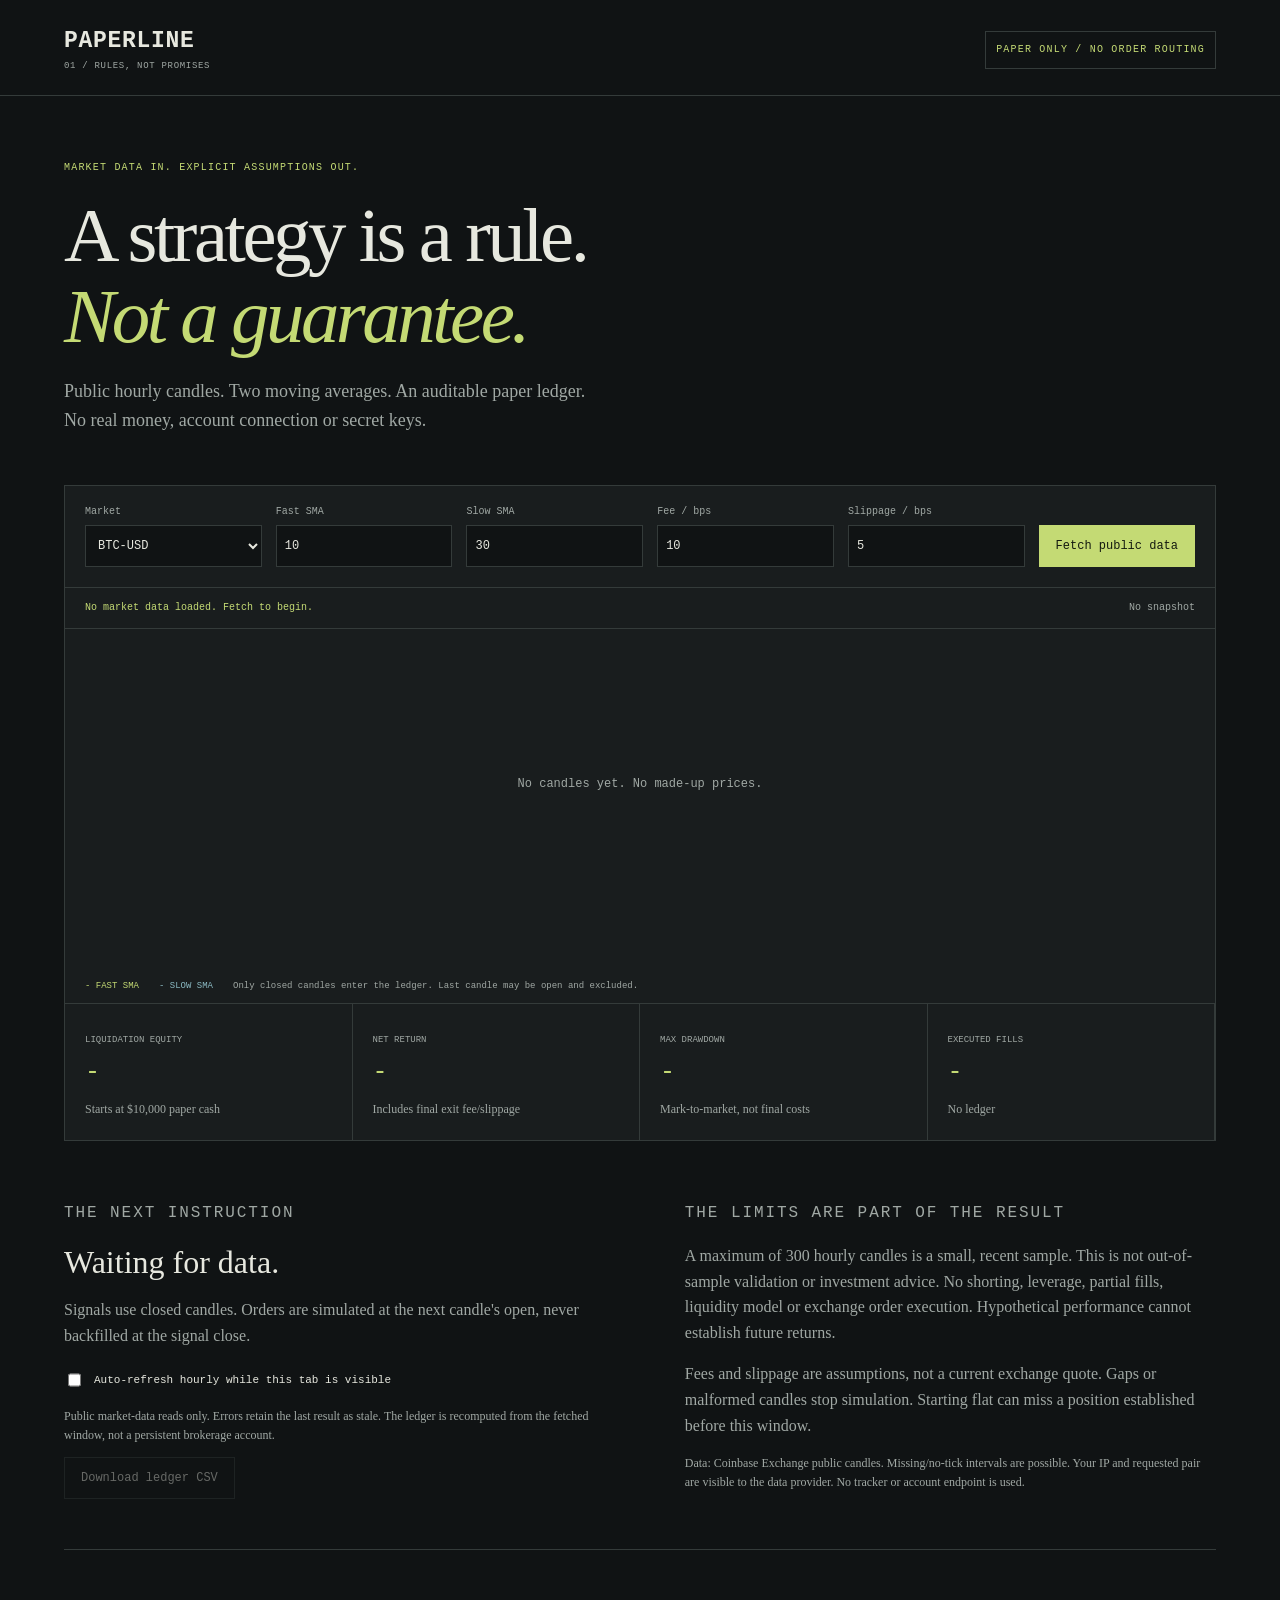
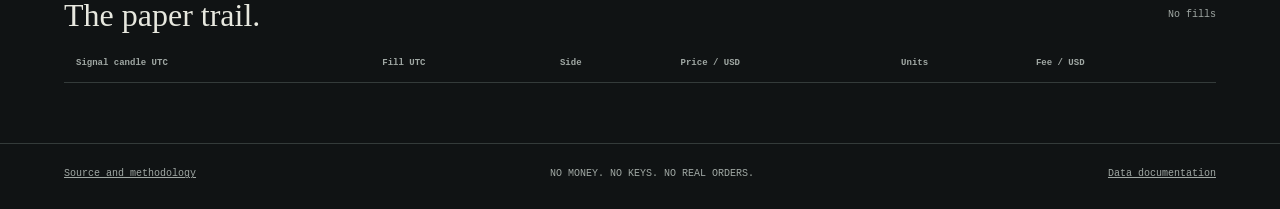
<file: docs/index.html>
<!doctype html><html lang="en"><head><meta charset="utf-8"><meta name="viewport" content="width=device-width,initial-scale=1"><title>Paperline - rules, not promises</title><meta name="description" content="A paper-only SMA crossover laboratory using public hourly candles, causal next-open fills and explicit costs. No account, no keys, no real orders."><link rel="canonical" href="https://aditya2375.github.io/paperline/"><meta property="og:title" content="Paperline - rules, not promises"><meta property="og:description" content="Public candles, causal paper fills and explicit costs. No keys or real orders."><meta property="og:type" content="website"><meta property="og:url" content="https://aditya2375.github.io/paperline/"><meta name="referrer" content="no-referrer"><meta http-equiv="Content-Security-Policy" content="default-src 'self'; script-src 'self'; style-src 'self'; connect-src https://api.exchange.coinbase.com; img-src 'self' data:; object-src 'none'; base-uri 'self'; form-action 'none'"><link rel="icon" href="icon.svg" type="image/svg+xml"><link rel="stylesheet" href="style.css"></head><body><header><a href="./" class="brand">PAPERLINE<span>01 / RULES, NOT PROMISES</span></a><span class="badge">PAPER ONLY / NO ORDER ROUTING</span></header><main><section class="intro"><p class="eyebrow">MARKET DATA IN. EXPLICIT ASSUMPTIONS OUT.</p><h1>A strategy is a rule.<br><em>Not a guarantee.</em></h1><p>Public hourly candles. Two moving averages. An auditable paper ledger.<br>No real money, account connection or secret keys.</p></section><section class="workspace"><div class="topbar"><label>Market<select id="market"><option>BTC-USD</option><option>ETH-USD</option></select></label><label>Fast SMA<input type="number" id="fast" min="2" max="99" value="10"></label><label>Slow SMA<input type="number" id="slow" min="3" max="100" value="30"></label><label>Fee / bps<input type="number" id="fee" min="0" max="100" step="1" value="10"></label><label>Slippage / bps<input type="number" id="slip" min="0" max="100" step="1" value="5"></label><button id="refresh">Fetch public data</button></div><div class="feed"><span id="status" role="status">No market data loaded. Fetch to begin.</span><span id="asof">No snapshot</span></div><div class="plot"><canvas id="chart" role="img" aria-label="Hourly candlestick chart with fast and slow moving averages; summary follows below."></canvas><p id="chartEmpty">No candles yet. No made-up prices.</p></div><div class="legend"><span class="fast">- FAST SMA</span><span class="slow">- SLOW SMA</span><span>Only closed candles enter the ledger. Last candle may be open and excluded.</span></div><div class="metrics"><div><small>LIQUIDATION EQUITY</small><strong id="equity">-</strong><span>Starts at $10,000 paper cash</span></div><div><small>NET RETURN</small><strong id="return">-</strong><span>Includes final exit fee/slippage</span></div><div><small>MAX DRAWDOWN</small><strong id="dd">-</strong><span>Mark-to-market, not final costs</span></div><div><small>EXECUTED FILLS</small><strong id="fills">-</strong><span id="position">No ledger</span></div></div></section><section class="details"><article><p class="eyebrow">THE NEXT INSTRUCTION</p><h2 id="signal">Waiting for data.</h2><p id="signalNote">Signals use closed candles. Orders are simulated at the next candle's open, never backfilled at the signal close.</p><label class="check"><input type="checkbox" id="auto"> Auto-refresh hourly while this tab is visible</label><p class="small">Public market-data reads only. Errors retain the last result as stale. The ledger is recomputed from the fetched window, not a persistent brokerage account.</p><button id="export" disabled>Download ledger CSV</button></article><article><p class="eyebrow">THE LIMITS ARE PART OF THE RESULT</p><p>A maximum of 300 hourly candles is a small, recent sample. This is not out-of-sample validation or investment advice. No shorting, leverage, partial fills, liquidity model or exchange order execution. Hypothetical performance cannot establish future returns.</p><p>Fees and slippage are assumptions, not a current exchange quote. Gaps or malformed candles stop simulation. Starting flat can miss a position established before this window.</p><p class="small">Data: Coinbase Exchange public candles. Missing/no-tick intervals are possible. Your IP and requested pair are visible to the data provider. No tracker or account endpoint is used.</p></article></section><section class="ledger"><div class="section-head"><h2>The paper trail.</h2><span id="ledgerInfo">No fills</span></div><div class="table-wrap"><table><thead><tr><th>Signal candle UTC</th><th>Fill UTC</th><th>Side</th><th>Price / USD</th><th>Units</th><th>Fee / USD</th></tr></thead><tbody id="ledger"></tbody></table></div></section></main><footer><a href="https://github.com/Aditya2375/paperline" id="source">Source and methodology</a><span>NO MONEY. NO KEYS. NO REAL ORDERS.</span><a href="https://docs.cdp.coinbase.com/api-reference/exchange-api/rest-api/products/get-product-candles" rel="noreferrer">Data documentation</a></footer><script type="module" src="app.js"></script></body></html>
</file>
<file: docs/style.css>
:root{--bg:#101314;--panel:#191d1e;--ink:#e7e8df;--muted:#a0a8a4;--line:#343b3a;--lime:#c4da74;--blue:#8bbac3;--red:#d47d6d;--mono:ui-monospace,Consolas,monospace}*{box-sizing:border-box}body{margin:0;background:var(--bg);color:var(--ink);font:16px/1.6 Georgia,serif}header,main,footer{max-width:1400px;margin:auto;padding-left:5vw;padding-right:5vw}header{display:flex;justify-content:space-between;align-items:center;border-bottom:1px solid var(--line);padding-top:28px;padding-bottom:24px;gap:20px}a{color:inherit}.brand{font:700 23px var(--mono);text-decoration:none;letter-spacing:.03em}.brand span{display:block;font:9px var(--mono);color:var(--muted);margin-top:7px}.badge,.eyebrow{font:10px/1.6 var(--mono);letter-spacing:.12em;color:var(--lime)}.badge{border:1px solid var(--line);padding:10px}.intro{padding:54px 0 32px}.intro h1{font-size:clamp(42px,6vw,80px);line-height:1.05;font-weight:400;letter-spacing:-.045em;margin:20px 0}.intro h1 em{color:var(--lime);font-weight:400}.intro>p:last-child{color:var(--muted);font-size:18px}.workspace{border:1px solid var(--line);background:var(--panel)}.topbar{display:flex;gap:14px;align-items:end;padding:20px;flex-wrap:wrap}.topbar label{font:10px var(--mono);color:var(--muted);flex:1;min-width:85px}.topbar label:first-child{min-width:120px}input,select,button{font:12px var(--mono);color:var(--ink);background:var(--bg);border:1px solid var(--line);min-height:42px;padding:8px}input[type=number],select{display:block;width:100%;margin-top:8px}button{cursor:pointer;padding:10px 16px}button:hover{border-color:var(--lime)}button:disabled{opacity:.4;cursor:default}#refresh{background:var(--lime);color:#141a10;border-color:var(--lime)}.feed{display:flex;justify-content:space-between;gap:16px;flex-wrap:wrap;font:10px/1.6 var(--mono);color:var(--muted);padding:12px 20px;border-top:1px solid var(--line);border-bottom:1px solid var(--line)}#status{color:var(--lime)}.plot{height:340px;position:relative}canvas{position:absolute;inset:0;width:100%;height:100%;display:block}#chartEmpty{position:absolute;inset:40% 0 auto;text-align:center;color:var(--muted);font:12px var(--mono)}.legend{display:flex;gap:20px;flex-wrap:wrap;padding:10px 20px;font:9px/1.6 var(--mono);color:var(--muted)}.fast{color:var(--lime)}.slow{color:var(--blue)}.metrics{display:grid;grid-template-columns:repeat(4,minmax(0,1fr));border-top:1px solid var(--line)}.metrics div{padding:20px;border-right:1px solid var(--line);min-width:0}.metrics small{font:9px var(--mono);color:var(--muted)}.metrics strong{display:block;font:25px var(--mono);margin:8px 0;color:var(--lime)}.metrics span{font-size:12px;color:var(--muted)}.details{display:grid;grid-template-columns:1fr 1fr;gap:7vw;padding:44px 0;border-bottom:1px solid var(--line)}h2{font-size:32px;font-weight:400;line-height:1.2;margin:10px 0}.details p{color:var(--muted);font-size:16px}.details .small{font-size:12px}.check{display:flex;align-items:center;gap:10px;font:11px var(--mono)}input[type=checkbox]{accent-color:var(--lime);min-height:24px}.section-head{display:flex;align-items:center;justify-content:space-between;gap:20px}.section-head span{font:10px var(--mono);color:var(--muted)}.ledger{padding:36px 0 60px}.table-wrap{overflow:auto;max-height:400px}table{width:100%;border-collapse:collapse;text-align:left;white-space:nowrap;font:11px/1.6 var(--mono)}th,td{padding:12px;border-bottom:1px solid var(--line)}th{color:var(--muted);font-size:9px}.buy{color:var(--lime)}.sell{color:var(--red)}footer{display:flex;justify-content:space-between;gap:20px;flex-wrap:wrap;border-top:1px solid var(--line);padding-top:24px;padding-bottom:30px;font:10px var(--mono);color:var(--muted)}:focus-visible{outline:2px solid var(--blue);outline-offset:4px}@media(max-width:700px){header{padding-top:20px}.badge{font-size:8px;max-width:125px}.intro{padding-top:32px}.intro h1{font-size:43px}.intro>p:last-child{font-size:16px}.topbar{gap:12px;padding:14px}.topbar label{flex:1 1 27%}.topbar label:first-child{flex:1 1 100%}.topbar #refresh{width:100%}.metrics{grid-template-columns:repeat(2,minmax(0,1fr))}.metrics div{padding:14px;border-bottom:1px solid var(--line)}.metrics strong{font-size:22px}.details{grid-template-columns:1fr;gap:28px}.plot{height:270px}.legend{gap:12px}.feed{padding:12px}.ledger h2{font-size:28px}}
</file>
